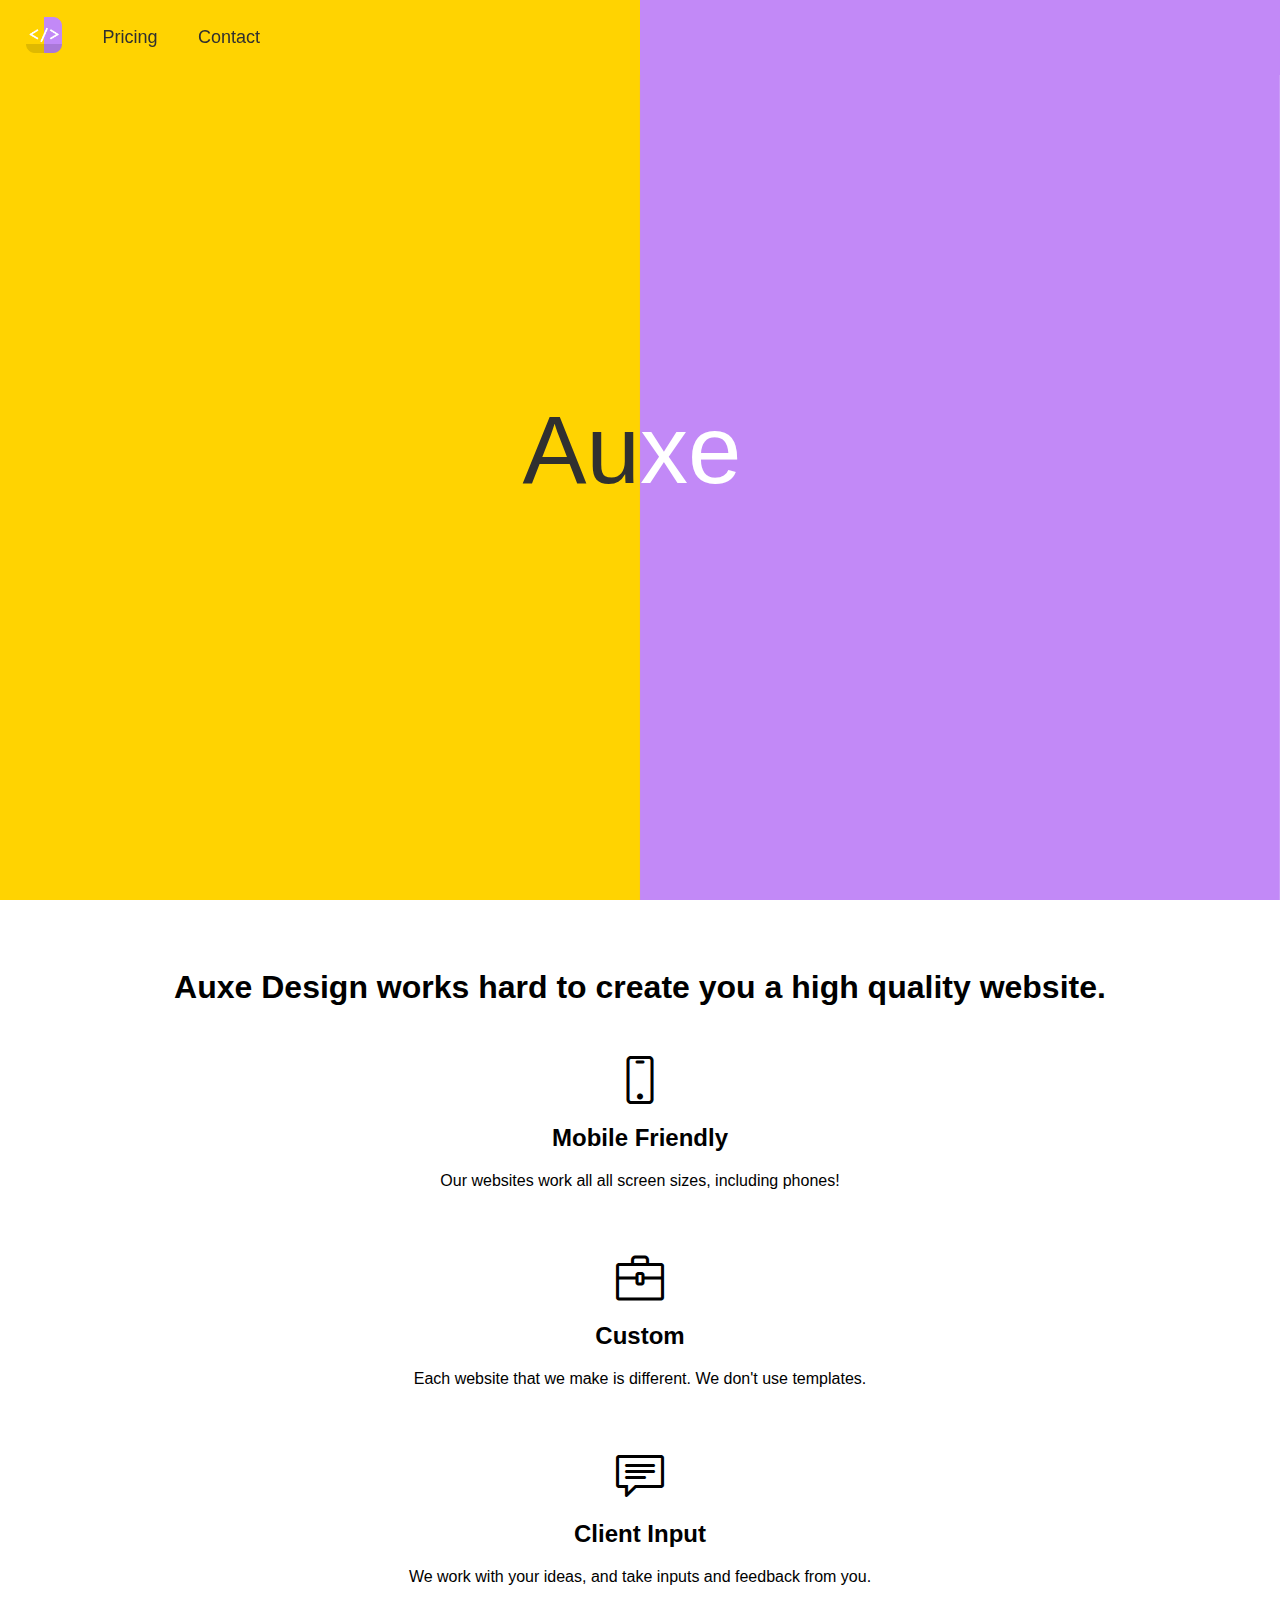
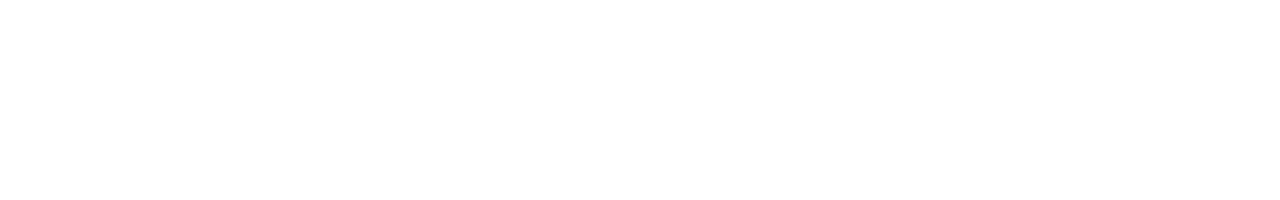
<file: index.html>
<!DOCTYPE html>
<html lang="en">

<head>
    <meta charset="utf-8">
    <meta name="viewport" content="width=device-width, initial-scale=1">
    <meta name="description" content="Auxe Web Design: High Quality. Low Cost."/>
    <title>Auxe Design</title>
    <link rel="stylesheet" href="pure-min.css">
    <link rel="stylesheet" href="grids-responsive-min.css">
    <link rel="stylesheet" href="animate.css">
    <link rel="stylesheet" href="style.css">
    <link rel="stylesheet" href="simple-line-icons.css">
    <link rel="shortcut icon" href="../auxe.png">
</head>

<body>
    <div class="animated fadeIn">
        <img id="header-img" src="auxebg.png">
        <div id="menu" class="pure-menu pure-menu-horizontal pure-menu-scrollable">
            <a href="#" class="pure-menu-link pure-menu-heading"><img id="logo" src="auxe.png"></a>
            <ul class="pure-menu-list">
                <li class="pure-menu-item"><a href="pricing/" class="pure-menu-link">Pricing</a>
                </li>
                <li class="pure-menu-item"><a href="mailto:auxedesign@gmail.com" class="pure-menu-link">Contact</a>
                </li>
            </ul>
        </div>
        <div id="brand-title">
            <div class="dark">Au</div>
            <div class="light">xe</div>
        </div>

        <div id="thestuff">
            <h1 style="margin-bottom: 50px;">Auxe Design works hard to create you a high quality website.</h1>
            <div class="reason">
                <i class="icon-screen-smartphone"></i>
                <h2>Mobile Friendly</h2>
                <span>Our websites work all all screen sizes, including phones!</span>
            </div>
            <div class="another-reason reason">
                <i class="icon-briefcase"></i>
                <h2>Custom</h2>
                <span>Each website that we make is different. We don't use templates.</span>
            </div>
            <div class="another-reason reason">
                <i class="icon-speech"></i>
                <h2>Client Input</h2>
                <span>We work with your ideas, and take inputs and feedback from you.</span>
            </div>
        </div>
    </div>

    <script src="smoothscroll.js"></script>
    <script src="main.js"></script>
</body>

</html>
</file>
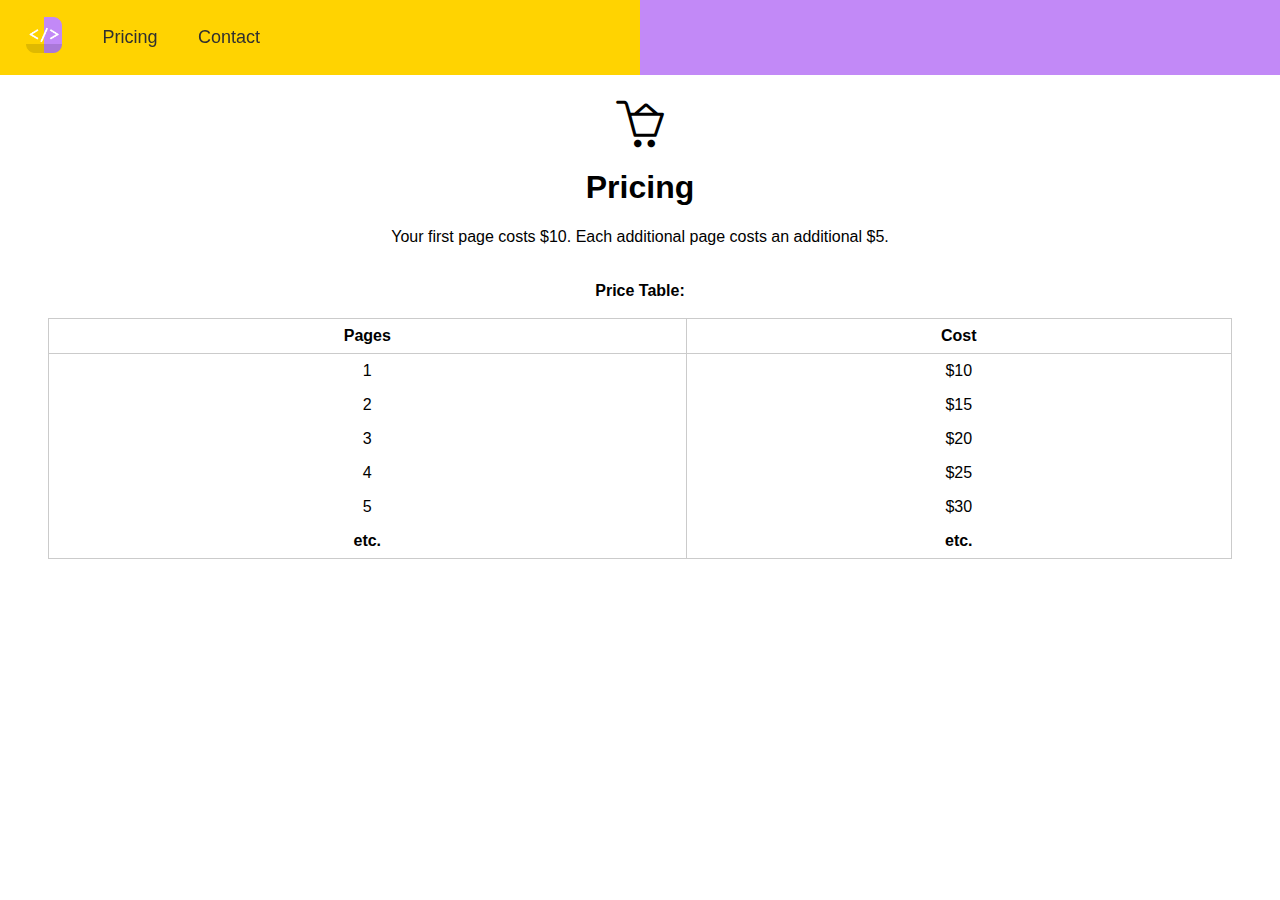
<file: pricing/index.html>
<!DOCTYPE html>
<html lang="en">

<head>
    <meta charset="utf-8">
    <meta name="viewport" content="width=device-width, initial-scale=1">
    <title>Auxe Design</title>

    <!-- Put your CSS below -->
    <link rel="stylesheet" href="../pure-min.css">
    <link rel="stylesheet" href="../grids-responsive-min.css">
    <link rel="stylesheet" href="../animate.css">
    <link rel="stylesheet" href="../style.css">
    <link rel="stylesheet" href="../simple-line-icons.css">
    <link rel="shortcut icon" href="../auxe.png">
</head>

<body>
    <div class="animated fadeIn">
        <div id="menu" class="pure-menu pure-menu-horizontal pure-menu-scrollable">
            <a href="../" class="pure-menu-link pure-menu-heading"><img id="logo" src="../auxe.png"></a>
            <ul class="pure-menu-list">
                <li class="pure-menu-item"><a href="#" class="pure-menu-link">Pricing</a>
                </li>
                <li class="pure-menu-item"><a href="mailto:auxedesign@gmail.com" class="pure-menu-link">Contact</a>
                </li>
            </ul>
        </div>

        <div id="pricing">
            <i class="icon-basket-loaded"></i>
            <h1>Pricing</h1>
            <span>Your first page costs $10. Each additional page costs an additional $5.</span>
            <br />
            <br />
            <br />
            <strong>Price Table:</strong>
            <br />
            <br />
            <table class="pure-table full-width">
                <thead>
                    <th>Pages</th>
                    <th>Cost</th>
                </thead>
                <tbody>
                    <tr>
                        <td>1</td>
                        <td>$10</td>
                    </tr>
                    <tr>
                        <td>2</td>
                        <td>$15</td>
                    </tr>
                    <tr>
                        <td>3</td>
                        <td>$20</td>
                    </tr>
                    <tr>
                        <td>4</td>
                        <td>$25</td>
                    </tr>
                    <tr>
                        <td>5</td>
                        <td>$30</td>
                    </tr>
                    <tr>
                        <td><strong>etc.</strong></td>
                        <td><strong>etc.</strong></td>
                    </tr>
                </tbody>
            </table>
        </div>
    </div>

    <script src="../smoothscroll.js"></script>
    <script src="../main.js"></script>
</body>

</html>
</file>
<file: grids-responsive-min.css>
/*!
Pure v0.6.0
Copyright 2014 Yahoo! Inc. All rights reserved.
Licensed under the BSD License.
https://github.com/yahoo/pure/blob/master/LICENSE.md
*/
@media screen and (min-width:35.5em){.pure-u-sm-1,.pure-u-sm-1-1,.pure-u-sm-1-2,.pure-u-sm-1-3,.pure-u-sm-2-3,.pure-u-sm-1-4,.pure-u-sm-3-4,.pure-u-sm-1-5,.pure-u-sm-2-5,.pure-u-sm-3-5,.pure-u-sm-4-5,.pure-u-sm-5-5,.pure-u-sm-1-6,.pure-u-sm-5-6,.pure-u-sm-1-8,.pure-u-sm-3-8,.pure-u-sm-5-8,.pure-u-sm-7-8,.pure-u-sm-1-12,.pure-u-sm-5-12,.pure-u-sm-7-12,.pure-u-sm-11-12,.pure-u-sm-1-24,.pure-u-sm-2-24,.pure-u-sm-3-24,.pure-u-sm-4-24,.pure-u-sm-5-24,.pure-u-sm-6-24,.pure-u-sm-7-24,.pure-u-sm-8-24,.pure-u-sm-9-24,.pure-u-sm-10-24,.pure-u-sm-11-24,.pure-u-sm-12-24,.pure-u-sm-13-24,.pure-u-sm-14-24,.pure-u-sm-15-24,.pure-u-sm-16-24,.pure-u-sm-17-24,.pure-u-sm-18-24,.pure-u-sm-19-24,.pure-u-sm-20-24,.pure-u-sm-21-24,.pure-u-sm-22-24,.pure-u-sm-23-24,.pure-u-sm-24-24{display:inline-block;*display:inline;zoom:1;letter-spacing:normal;word-spacing:normal;vertical-align:top;text-rendering:auto}.pure-u-sm-1-24{width:4.1667%;*width:4.1357%}.pure-u-sm-1-12,.pure-u-sm-2-24{width:8.3333%;*width:8.3023%}.pure-u-sm-1-8,.pure-u-sm-3-24{width:12.5%;*width:12.469%}.pure-u-sm-1-6,.pure-u-sm-4-24{width:16.6667%;*width:16.6357%}.pure-u-sm-1-5{width:20%;*width:19.969%}.pure-u-sm-5-24{width:20.8333%;*width:20.8023%}.pure-u-sm-1-4,.pure-u-sm-6-24{width:25%;*width:24.969%}.pure-u-sm-7-24{width:29.1667%;*width:29.1357%}.pure-u-sm-1-3,.pure-u-sm-8-24{width:33.3333%;*width:33.3023%}.pure-u-sm-3-8,.pure-u-sm-9-24{width:37.5%;*width:37.469%}.pure-u-sm-2-5{width:40%;*width:39.969%}.pure-u-sm-5-12,.pure-u-sm-10-24{width:41.6667%;*width:41.6357%}.pure-u-sm-11-24{width:45.8333%;*width:45.8023%}.pure-u-sm-1-2,.pure-u-sm-12-24{width:50%;*width:49.969%}.pure-u-sm-13-24{width:54.1667%;*width:54.1357%}.pure-u-sm-7-12,.pure-u-sm-14-24{width:58.3333%;*width:58.3023%}.pure-u-sm-3-5{width:60%;*width:59.969%}.pure-u-sm-5-8,.pure-u-sm-15-24{width:62.5%;*width:62.469%}.pure-u-sm-2-3,.pure-u-sm-16-24{width:66.6667%;*width:66.6357%}.pure-u-sm-17-24{width:70.8333%;*width:70.8023%}.pure-u-sm-3-4,.pure-u-sm-18-24{width:75%;*width:74.969%}.pure-u-sm-19-24{width:79.1667%;*width:79.1357%}.pure-u-sm-4-5{width:80%;*width:79.969%}.pure-u-sm-5-6,.pure-u-sm-20-24{width:83.3333%;*width:83.3023%}.pure-u-sm-7-8,.pure-u-sm-21-24{width:87.5%;*width:87.469%}.pure-u-sm-11-12,.pure-u-sm-22-24{width:91.6667%;*width:91.6357%}.pure-u-sm-23-24{width:95.8333%;*width:95.8023%}.pure-u-sm-1,.pure-u-sm-1-1,.pure-u-sm-5-5,.pure-u-sm-24-24{width:100%}}@media screen and (min-width:48em){.pure-u-md-1,.pure-u-md-1-1,.pure-u-md-1-2,.pure-u-md-1-3,.pure-u-md-2-3,.pure-u-md-1-4,.pure-u-md-3-4,.pure-u-md-1-5,.pure-u-md-2-5,.pure-u-md-3-5,.pure-u-md-4-5,.pure-u-md-5-5,.pure-u-md-1-6,.pure-u-md-5-6,.pure-u-md-1-8,.pure-u-md-3-8,.pure-u-md-5-8,.pure-u-md-7-8,.pure-u-md-1-12,.pure-u-md-5-12,.pure-u-md-7-12,.pure-u-md-11-12,.pure-u-md-1-24,.pure-u-md-2-24,.pure-u-md-3-24,.pure-u-md-4-24,.pure-u-md-5-24,.pure-u-md-6-24,.pure-u-md-7-24,.pure-u-md-8-24,.pure-u-md-9-24,.pure-u-md-10-24,.pure-u-md-11-24,.pure-u-md-12-24,.pure-u-md-13-24,.pure-u-md-14-24,.pure-u-md-15-24,.pure-u-md-16-24,.pure-u-md-17-24,.pure-u-md-18-24,.pure-u-md-19-24,.pure-u-md-20-24,.pure-u-md-21-24,.pure-u-md-22-24,.pure-u-md-23-24,.pure-u-md-24-24{display:inline-block;*display:inline;zoom:1;letter-spacing:normal;word-spacing:normal;vertical-align:top;text-rendering:auto}.pure-u-md-1-24{width:4.1667%;*width:4.1357%}.pure-u-md-1-12,.pure-u-md-2-24{width:8.3333%;*width:8.3023%}.pure-u-md-1-8,.pure-u-md-3-24{width:12.5%;*width:12.469%}.pure-u-md-1-6,.pure-u-md-4-24{width:16.6667%;*width:16.6357%}.pure-u-md-1-5{width:20%;*width:19.969%}.pure-u-md-5-24{width:20.8333%;*width:20.8023%}.pure-u-md-1-4,.pure-u-md-6-24{width:25%;*width:24.969%}.pure-u-md-7-24{width:29.1667%;*width:29.1357%}.pure-u-md-1-3,.pure-u-md-8-24{width:33.3333%;*width:33.3023%}.pure-u-md-3-8,.pure-u-md-9-24{width:37.5%;*width:37.469%}.pure-u-md-2-5{width:40%;*width:39.969%}.pure-u-md-5-12,.pure-u-md-10-24{width:41.6667%;*width:41.6357%}.pure-u-md-11-24{width:45.8333%;*width:45.8023%}.pure-u-md-1-2,.pure-u-md-12-24{width:50%;*width:49.969%}.pure-u-md-13-24{width:54.1667%;*width:54.1357%}.pure-u-md-7-12,.pure-u-md-14-24{width:58.3333%;*width:58.3023%}.pure-u-md-3-5{width:60%;*width:59.969%}.pure-u-md-5-8,.pure-u-md-15-24{width:62.5%;*width:62.469%}.pure-u-md-2-3,.pure-u-md-16-24{width:66.6667%;*width:66.6357%}.pure-u-md-17-24{width:70.8333%;*width:70.8023%}.pure-u-md-3-4,.pure-u-md-18-24{width:75%;*width:74.969%}.pure-u-md-19-24{width:79.1667%;*width:79.1357%}.pure-u-md-4-5{width:80%;*width:79.969%}.pure-u-md-5-6,.pure-u-md-20-24{width:83.3333%;*width:83.3023%}.pure-u-md-7-8,.pure-u-md-21-24{width:87.5%;*width:87.469%}.pure-u-md-11-12,.pure-u-md-22-24{width:91.6667%;*width:91.6357%}.pure-u-md-23-24{width:95.8333%;*width:95.8023%}.pure-u-md-1,.pure-u-md-1-1,.pure-u-md-5-5,.pure-u-md-24-24{width:100%}}@media screen and (min-width:64em){.pure-u-lg-1,.pure-u-lg-1-1,.pure-u-lg-1-2,.pure-u-lg-1-3,.pure-u-lg-2-3,.pure-u-lg-1-4,.pure-u-lg-3-4,.pure-u-lg-1-5,.pure-u-lg-2-5,.pure-u-lg-3-5,.pure-u-lg-4-5,.pure-u-lg-5-5,.pure-u-lg-1-6,.pure-u-lg-5-6,.pure-u-lg-1-8,.pure-u-lg-3-8,.pure-u-lg-5-8,.pure-u-lg-7-8,.pure-u-lg-1-12,.pure-u-lg-5-12,.pure-u-lg-7-12,.pure-u-lg-11-12,.pure-u-lg-1-24,.pure-u-lg-2-24,.pure-u-lg-3-24,.pure-u-lg-4-24,.pure-u-lg-5-24,.pure-u-lg-6-24,.pure-u-lg-7-24,.pure-u-lg-8-24,.pure-u-lg-9-24,.pure-u-lg-10-24,.pure-u-lg-11-24,.pure-u-lg-12-24,.pure-u-lg-13-24,.pure-u-lg-14-24,.pure-u-lg-15-24,.pure-u-lg-16-24,.pure-u-lg-17-24,.pure-u-lg-18-24,.pure-u-lg-19-24,.pure-u-lg-20-24,.pure-u-lg-21-24,.pure-u-lg-22-24,.pure-u-lg-23-24,.pure-u-lg-24-24{display:inline-block;*display:inline;zoom:1;letter-spacing:normal;word-spacing:normal;vertical-align:top;text-rendering:auto}.pure-u-lg-1-24{width:4.1667%;*width:4.1357%}.pure-u-lg-1-12,.pure-u-lg-2-24{width:8.3333%;*width:8.3023%}.pure-u-lg-1-8,.pure-u-lg-3-24{width:12.5%;*width:12.469%}.pure-u-lg-1-6,.pure-u-lg-4-24{width:16.6667%;*width:16.6357%}.pure-u-lg-1-5{width:20%;*width:19.969%}.pure-u-lg-5-24{width:20.8333%;*width:20.8023%}.pure-u-lg-1-4,.pure-u-lg-6-24{width:25%;*width:24.969%}.pure-u-lg-7-24{width:29.1667%;*width:29.1357%}.pure-u-lg-1-3,.pure-u-lg-8-24{width:33.3333%;*width:33.3023%}.pure-u-lg-3-8,.pure-u-lg-9-24{width:37.5%;*width:37.469%}.pure-u-lg-2-5{width:40%;*width:39.969%}.pure-u-lg-5-12,.pure-u-lg-10-24{width:41.6667%;*width:41.6357%}.pure-u-lg-11-24{width:45.8333%;*width:45.8023%}.pure-u-lg-1-2,.pure-u-lg-12-24{width:50%;*width:49.969%}.pure-u-lg-13-24{width:54.1667%;*width:54.1357%}.pure-u-lg-7-12,.pure-u-lg-14-24{width:58.3333%;*width:58.3023%}.pure-u-lg-3-5{width:60%;*width:59.969%}.pure-u-lg-5-8,.pure-u-lg-15-24{width:62.5%;*width:62.469%}.pure-u-lg-2-3,.pure-u-lg-16-24{width:66.6667%;*width:66.6357%}.pure-u-lg-17-24{width:70.8333%;*width:70.8023%}.pure-u-lg-3-4,.pure-u-lg-18-24{width:75%;*width:74.969%}.pure-u-lg-19-24{width:79.1667%;*width:79.1357%}.pure-u-lg-4-5{width:80%;*width:79.969%}.pure-u-lg-5-6,.pure-u-lg-20-24{width:83.3333%;*width:83.3023%}.pure-u-lg-7-8,.pure-u-lg-21-24{width:87.5%;*width:87.469%}.pure-u-lg-11-12,.pure-u-lg-22-24{width:91.6667%;*width:91.6357%}.pure-u-lg-23-24{width:95.8333%;*width:95.8023%}.pure-u-lg-1,.pure-u-lg-1-1,.pure-u-lg-5-5,.pure-u-lg-24-24{width:100%}}@media screen and (min-width:80em){.pure-u-xl-1,.pure-u-xl-1-1,.pure-u-xl-1-2,.pure-u-xl-1-3,.pure-u-xl-2-3,.pure-u-xl-1-4,.pure-u-xl-3-4,.pure-u-xl-1-5,.pure-u-xl-2-5,.pure-u-xl-3-5,.pure-u-xl-4-5,.pure-u-xl-5-5,.pure-u-xl-1-6,.pure-u-xl-5-6,.pure-u-xl-1-8,.pure-u-xl-3-8,.pure-u-xl-5-8,.pure-u-xl-7-8,.pure-u-xl-1-12,.pure-u-xl-5-12,.pure-u-xl-7-12,.pure-u-xl-11-12,.pure-u-xl-1-24,.pure-u-xl-2-24,.pure-u-xl-3-24,.pure-u-xl-4-24,.pure-u-xl-5-24,.pure-u-xl-6-24,.pure-u-xl-7-24,.pure-u-xl-8-24,.pure-u-xl-9-24,.pure-u-xl-10-24,.pure-u-xl-11-24,.pure-u-xl-12-24,.pure-u-xl-13-24,.pure-u-xl-14-24,.pure-u-xl-15-24,.pure-u-xl-16-24,.pure-u-xl-17-24,.pure-u-xl-18-24,.pure-u-xl-19-24,.pure-u-xl-20-24,.pure-u-xl-21-24,.pure-u-xl-22-24,.pure-u-xl-23-24,.pure-u-xl-24-24{display:inline-block;*display:inline;zoom:1;letter-spacing:normal;word-spacing:normal;vertical-align:top;text-rendering:auto}.pure-u-xl-1-24{width:4.1667%;*width:4.1357%}.pure-u-xl-1-12,.pure-u-xl-2-24{width:8.3333%;*width:8.3023%}.pure-u-xl-1-8,.pure-u-xl-3-24{width:12.5%;*width:12.469%}.pure-u-xl-1-6,.pure-u-xl-4-24{width:16.6667%;*width:16.6357%}.pure-u-xl-1-5{width:20%;*width:19.969%}.pure-u-xl-5-24{width:20.8333%;*width:20.8023%}.pure-u-xl-1-4,.pure-u-xl-6-24{width:25%;*width:24.969%}.pure-u-xl-7-24{width:29.1667%;*width:29.1357%}.pure-u-xl-1-3,.pure-u-xl-8-24{width:33.3333%;*width:33.3023%}.pure-u-xl-3-8,.pure-u-xl-9-24{width:37.5%;*width:37.469%}.pure-u-xl-2-5{width:40%;*width:39.969%}.pure-u-xl-5-12,.pure-u-xl-10-24{width:41.6667%;*width:41.6357%}.pure-u-xl-11-24{width:45.8333%;*width:45.8023%}.pure-u-xl-1-2,.pure-u-xl-12-24{width:50%;*width:49.969%}.pure-u-xl-13-24{width:54.1667%;*width:54.1357%}.pure-u-xl-7-12,.pure-u-xl-14-24{width:58.3333%;*width:58.3023%}.pure-u-xl-3-5{width:60%;*width:59.969%}.pure-u-xl-5-8,.pure-u-xl-15-24{width:62.5%;*width:62.469%}.pure-u-xl-2-3,.pure-u-xl-16-24{width:66.6667%;*width:66.6357%}.pure-u-xl-17-24{width:70.8333%;*width:70.8023%}.pure-u-xl-3-4,.pure-u-xl-18-24{width:75%;*width:74.969%}.pure-u-xl-19-24{width:79.1667%;*width:79.1357%}.pure-u-xl-4-5{width:80%;*width:79.969%}.pure-u-xl-5-6,.pure-u-xl-20-24{width:83.3333%;*width:83.3023%}.pure-u-xl-7-8,.pure-u-xl-21-24{width:87.5%;*width:87.469%}.pure-u-xl-11-12,.pure-u-xl-22-24{width:91.6667%;*width:91.6357%}.pure-u-xl-23-24{width:95.8333%;*width:95.8023%}.pure-u-xl-1,.pure-u-xl-1-1,.pure-u-xl-5-5,.pure-u-xl-24-24{width:100%}}
</file>
<file: style.css>
* {
    box-sizing: border-box;
}
.pure-menu-item, .pure-menu-link {
    color: #303030 !important;
    font-size: 18px !important;
    z-index: 6;
}
#header-img {
    position: fixed;
    top: 0;
    left: 0;
    width: 100%;
    height: 100vh;
    z-index: 2;
}
#brand-title {
    font-size: 96px;
}
.pure-menu {
    padding-left: 8px !important;
    padding-right: 8px !important;
    position: fixed;
    top: 0;
    background-image: url(auxebanner.png);
    background-size: cover;
    z-index: 6;
    opacity: 1.0;
}
.dark {
    position: fixed;
    top: 50vh;
    left: 50%;
    z-index: 3;
    transform: translate(calc(-100%), -50%);
    color: #303030 !important;
}
.light {
    position: fixed;
    top: 50vh;
    left: 50%;
    z-index: 3;
    transform: translate(0, -50%);
    color: #FFFFFF !important;
}
#thestuff {
    position: relative;
    background-color: #FFFFFF;
    z-index: 2;
    margin-top: 100vh;
    min-height: 100vh;
    width: 100%;
    padding: 48px;
    text-align: center;
    z-index: 4;
}
i {
    display: block;
    font-size: 36pt;
    line-height: 36pt;
}

.another-reason {
    margin-top: 64px;
}

#logo {
    width: auto;
    height: 2em;
}

#pricing {
    position: relative;
    background-color: #FFFFFF;
    width: 100%;
    padding: 96px 48px;
    text-align: center;
    z-index: 4;
}

.full-width {
    width: 100%;
}
</file>
<file: simple-line-icons.css>
@font-face {
    font-family: 'Simple-Line-Icons';
    src: url('fonts/Simple-Line-Icons.eot');
    src: url('fonts/Simple-Line-Icons.eot?#iefix') format('embedded-opentype'), url('fonts/Simple-Line-Icons.woff') format('woff'), url('fonts/Simple-Line-Icons.ttf') format('truetype'), url('fonts/Simple-Line-Icons.svg#Simple-Line-Icons') format('svg');
    font-weight: normal;
    font-style: normal;
}

/* Use the following CSS code if you want to use data attributes for inserting your icons */

[data-icon]:before {
    font-family: 'Simple-Line-Icons';
    content: attr(data-icon);
    speak: none;
    font-weight: normal;
    font-variant: normal;
    text-transform: none;
    line-height: 1;
    -webkit-font-smoothing: antialiased;
    -moz-osx-font-smoothing: grayscale;
}

/* Use the following CSS code if you want to have a class per icon */


/*
Instead of a list of all class selectors,
you can use the generic selector below, but it's slower:
[class*="icon-"] {
*/

.icon-user-female, .icon-user-follow, .icon-user-following, .icon-user-unfollow, .icon-trophy, .icon-screen-smartphone, .icon-screen-desktop, .icon-plane, .icon-notebook, .icon-moustache, .icon-mouse, .icon-magnet, .icon-energy, .icon-emoticon-smile, .icon-disc, .icon-cursor-move, .icon-crop, .icon-credit-card, .icon-chemistry, .icon-user, .icon-speedometer, .icon-social-youtube, .icon-social-twitter, .icon-social-tumblr, .icon-social-facebook, .icon-social-dropbox, .icon-social-dribbble, .icon-shield, .icon-screen-tablet, .icon-magic-wand, .icon-hourglass, .icon-graduation, .icon-ghost, .icon-game-controller, .icon-fire, .icon-eyeglasses, .icon-envelope-open, .icon-envelope-letter, .icon-bell, .icon-badge, .icon-anchor, .icon-wallet, .icon-vector, .icon-speech, .icon-puzzle, .icon-printer, .icon-present, .icon-playlist, .icon-pin, .icon-picture, .icon-map, .icon-layers, .icon-handbag, .icon-globe-alt, .icon-globe, .icon-frame, .icon-folder-alt, .icon-film, .icon-feed, .icon-earphones-alt, .icon-earphones, .icon-drop, .icon-drawer, .icon-docs, .icon-directions, .icon-direction, .icon-diamond, .icon-cup, .icon-compass, .icon-call-out, .icon-call-in, .icon-call-end, .icon-calculator, .icon-bubbles, .icon-briefcase, .icon-book-open, .icon-basket-loaded, .icon-basket, .icon-bag, .icon-action-undo, .icon-action-redo, .icon-wrench, .icon-umbrella, .icon-trash, .icon-tag, .icon-support, .icon-size-fullscreen, .icon-size-actual, .icon-shuffle, .icon-share-alt, .icon-share, .icon-rocket, .icon-question, .icon-pie-chart, .icon-pencil, .icon-note, .icon-music-tone-alt, .icon-music-tone, .icon-microphone, .icon-loop, .icon-logout, .icon-login, .icon-list, .icon-like, .icon-home, .icon-grid, .icon-graph, .icon-equalizer, .icon-dislike, .icon-cursor, .icon-control-start, .icon-control-rewind, .icon-control-play, .icon-control-pause, .icon-control-forward, .icon-control-end, .icon-calendar, .icon-bulb, .icon-bar-chart, .icon-arrow-up, .icon-arrow-right, .icon-arrow-left, .icon-arrow-down, .icon-ban, .icon-bubble, .icon-camcorder, .icon-camera, .icon-check, .icon-clock, .icon-close, .icon-cloud-download, .icon-cloud-upload, .icon-doc, .icon-envelope, .icon-eye, .icon-flag, .icon-folder, .icon-heart, .icon-info, .icon-key, .icon-link, .icon-lock, .icon-lock-open, .icon-magnifier, .icon-magnifier-add, .icon-magnifier-remove, .icon-paper-clip, .icon-paper-plane, .icon-plus, .icon-pointer, .icon-power, .icon-refresh, .icon-reload, .icon-settings, .icon-star, .icon-symbol-female, .icon-symbol-male, .icon-target, .icon-volume-1, .icon-volume-2, .icon-volume-off, .icon-users {
    font-family: 'Simple-Line-Icons';
    speak: none;
    font-style: normal;
    font-weight: normal;
    font-variant: normal;
    text-transform: none;
    line-height: 1;
    -webkit-font-smoothing: antialiased;
    font-size: 3em !important;
    margin: 4px;
}
.icon-user-female:before {
    content: "\e000";
}
.icon-user-follow:before {
    content: "\e002";
}
.icon-user-following:before {
    content: "\e003";
}
.icon-user-unfollow:before {
    content: "\e004";
}
.icon-trophy:before {
    content: "\e006";
}
.icon-screen-smartphone:before {
    content: "\e010";
}
.icon-screen-desktop:before {
    content: "\e011";
}
.icon-plane:before {
    content: "\e012";
}
.icon-notebook:before {
    content: "\e013";
}
.icon-moustache:before {
    content: "\e014";
}
.icon-mouse:before {
    content: "\e015";
}
.icon-magnet:before {
    content: "\e016";
}
.icon-energy:before {
    content: "\e020";
}
.icon-emoticon-smile:before {
    content: "\e021";
}
.icon-disc:before {
    content: "\e022";
}
.icon-cursor-move:before {
    content: "\e023";
}
.icon-crop:before {
    content: "\e024";
}
.icon-credit-card:before {
    content: "\e025";
}
.icon-chemistry:before {
    content: "\e026";
}
.icon-user:before {
    content: "\e005";
}
.icon-speedometer:before {
    content: "\e007";
}
.icon-social-youtube:before {
    content: "\e008";
}
.icon-social-twitter:before {
    content: "\e009";
}
.icon-social-tumblr:before {
    content: "\e00a";
}
.icon-social-facebook:before {
    content: "\e00b";
}
.icon-social-dropbox:before {
    content: "\e00c";
}
.icon-social-dribbble:before {
    content: "\e00d";
}
.icon-shield:before {
    content: "\e00e";
}
.icon-screen-tablet:before {
    content: "\e00f";
}
.icon-magic-wand:before {
    content: "\e017";
}
.icon-hourglass:before {
    content: "\e018";
}
.icon-graduation:before {
    content: "\e019";
}
.icon-ghost:before {
    content: "\e01a";
}
.icon-game-controller:before {
    content: "\e01b";
}
.icon-fire:before {
    content: "\e01c";
}
.icon-eyeglasses:before {
    content: "\e01d";
}
.icon-envelope-open:before {
    content: "\e01e";
}
.icon-envelope-letter:before {
    content: "\e01f";
}
.icon-bell:before {
    content: "\e027";
}
.icon-badge:before {
    content: "\e028";
}
.icon-anchor:before {
    content: "\e029";
}
.icon-wallet:before {
    content: "\e02a";
}
.icon-vector:before {
    content: "\e02b";
}
.icon-speech:before {
    content: "\e02c";
}
.icon-puzzle:before {
    content: "\e02d";
}
.icon-printer:before {
    content: "\e02e";
}
.icon-present:before {
    content: "\e02f";
}
.icon-playlist:before {
    content: "\e030";
}
.icon-pin:before {
    content: "\e031";
}
.icon-picture:before {
    content: "\e032";
}
.icon-map:before {
    content: "\e033";
}
.icon-layers:before {
    content: "\e034";
}
.icon-handbag:before {
    content: "\e035";
}
.icon-globe-alt:before {
    content: "\e036";
}
.icon-globe:before {
    content: "\e037";
}
.icon-frame:before {
    content: "\e038";
}
.icon-folder-alt:before {
    content: "\e039";
}
.icon-film:before {
    content: "\e03a";
}
.icon-feed:before {
    content: "\e03b";
}
.icon-earphones-alt:before {
    content: "\e03c";
}
.icon-earphones:before {
    content: "\e03d";
}
.icon-drop:before {
    content: "\e03e";
}
.icon-drawer:before {
    content: "\e03f";
}
.icon-docs:before {
    content: "\e040";
}
.icon-directions:before {
    content: "\e041";
}
.icon-direction:before {
    content: "\e042";
}
.icon-diamond:before {
    content: "\e043";
}
.icon-cup:before {
    content: "\e044";
}
.icon-compass:before {
    content: "\e045";
}
.icon-call-out:before {
    content: "\e046";
}
.icon-call-in:before {
    content: "\e047";
}
.icon-call-end:before {
    content: "\e048";
}
.icon-calculator:before {
    content: "\e049";
}
.icon-bubbles:before {
    content: "\e04a";
}
.icon-briefcase:before {
    content: "\e04b";
}
.icon-book-open:before {
    content: "\e04c";
}
.icon-basket-loaded:before {
    content: "\e04d";
}
.icon-basket:before {
    content: "\e04e";
}
.icon-bag:before {
    content: "\e04f";
}
.icon-action-undo:before {
    content: "\e050";
}
.icon-action-redo:before {
    content: "\e051";
}
.icon-wrench:before {
    content: "\e052";
}
.icon-umbrella:before {
    content: "\e053";
}
.icon-trash:before {
    content: "\e054";
}
.icon-tag:before {
    content: "\e055";
}
.icon-support:before {
    content: "\e056";
}
.icon-size-fullscreen:before {
    content: "\e057";
}
.icon-size-actual:before {
    content: "\e058";
}
.icon-shuffle:before {
    content: "\e059";
}
.icon-share-alt:before {
    content: "\e05a";
}
.icon-share:before {
    content: "\e05b";
}
.icon-rocket:before {
    content: "\e05c";
}
.icon-question:before {
    content: "\e05d";
}
.icon-pie-chart:before {
    content: "\e05e";
}
.icon-pencil:before {
    content: "\e05f";
}
.icon-note:before {
    content: "\e060";
}
.icon-music-tone-alt:before {
    content: "\e061";
}
.icon-music-tone:before {
    content: "\e062";
}
.icon-microphone:before {
    content: "\e063";
}
.icon-loop:before {
    content: "\e064";
}
.icon-logout:before {
    content: "\e065";
}
.icon-login:before {
    content: "\e066";
}
.icon-list:before {
    content: "\e067";
}
.icon-like:before {
    content: "\e068";
}
.icon-home:before {
    content: "\e069";
}
.icon-grid:before {
    content: "\e06a";
}
.icon-graph:before {
    content: "\e06b";
}
.icon-equalizer:before {
    content: "\e06c";
}
.icon-dislike:before {
    content: "\e06d";
}
.icon-cursor:before {
    content: "\e06e";
}
.icon-control-start:before {
    content: "\e06f";
}
.icon-control-rewind:before {
    content: "\e070";
}
.icon-control-play:before {
    content: "\e071";
}
.icon-control-pause:before {
    content: "\e072";
}
.icon-control-forward:before {
    content: "\e073";
}
.icon-control-end:before {
    content: "\e074";
}
.icon-calendar:before {
    content: "\e075";
}
.icon-bulb:before {
    content: "\e076";
}
.icon-bar-chart:before {
    content: "\e077";
}
.icon-arrow-up:before {
    content: "\e078";
}
.icon-arrow-right:before {
    content: "\e079";
}
.icon-arrow-left:before {
    content: "\e07a";
}
.icon-arrow-down:before {
    content: "\e07b";
}
.icon-ban:before {
    content: "\e07c";
}
.icon-bubble:before {
    content: "\e07d";
}
.icon-camcorder:before {
    content: "\e07e";
}
.icon-camera:before {
    content: "\e07f";
}
.icon-check:before {
    content: "\e080";
}
.icon-clock:before {
    content: "\e081";
}
.icon-close:before {
    content: "\e082";
}
.icon-cloud-download:before {
    content: "\e083";
}
.icon-cloud-upload:before {
    content: "\e084";
}
.icon-doc:before {
    content: "\e085";
}
.icon-envelope:before {
    content: "\e086";
}
.icon-eye:before {
    content: "\e087";
}
.icon-flag:before {
    content: "\e088";
}
.icon-folder:before {
    content: "\e089";
}
.icon-heart:before {
    content: "\e08a";
}
.icon-info:before {
    content: "\e08b";
}
.icon-key:before {
    content: "\e08c";
}
.icon-link:before {
    content: "\e08d";
}
.icon-lock:before {
    content: "\e08e";
}
.icon-lock-open:before {
    content: "\e08f";
}
.icon-magnifier:before {
    content: "\e090";
}
.icon-magnifier-add:before {
    content: "\e091";
}
.icon-magnifier-remove:before {
    content: "\e092";
}
.icon-paper-clip:before {
    content: "\e093";
}
.icon-paper-plane:before {
    content: "\e094";
}
.icon-plus:before {
    content: "\e095";
}
.icon-pointer:before {
    content: "\e096";
}
.icon-power:before {
    content: "\e097";
}
.icon-refresh:before {
    content: "\e098";
}
.icon-reload:before {
    content: "\e099";
}
.icon-settings:before {
    content: "\e09a";
}
.icon-star:before {
    content: "\e09b";
}
.icon-symbol-female:before {
    content: "\e09c";
}
.icon-symbol-male:before {
    content: "\e09d";
}
.icon-target:before {
    content: "\e09e";
}
.icon-volume-1:before {
    content: "\e09f";
}
.icon-volume-2:before {
    content: "\e0a0";
}
.icon-volume-off:before {
    content: "\e0a1";
}
.icon-users:before {
    content: "\e001";
}
</file>
